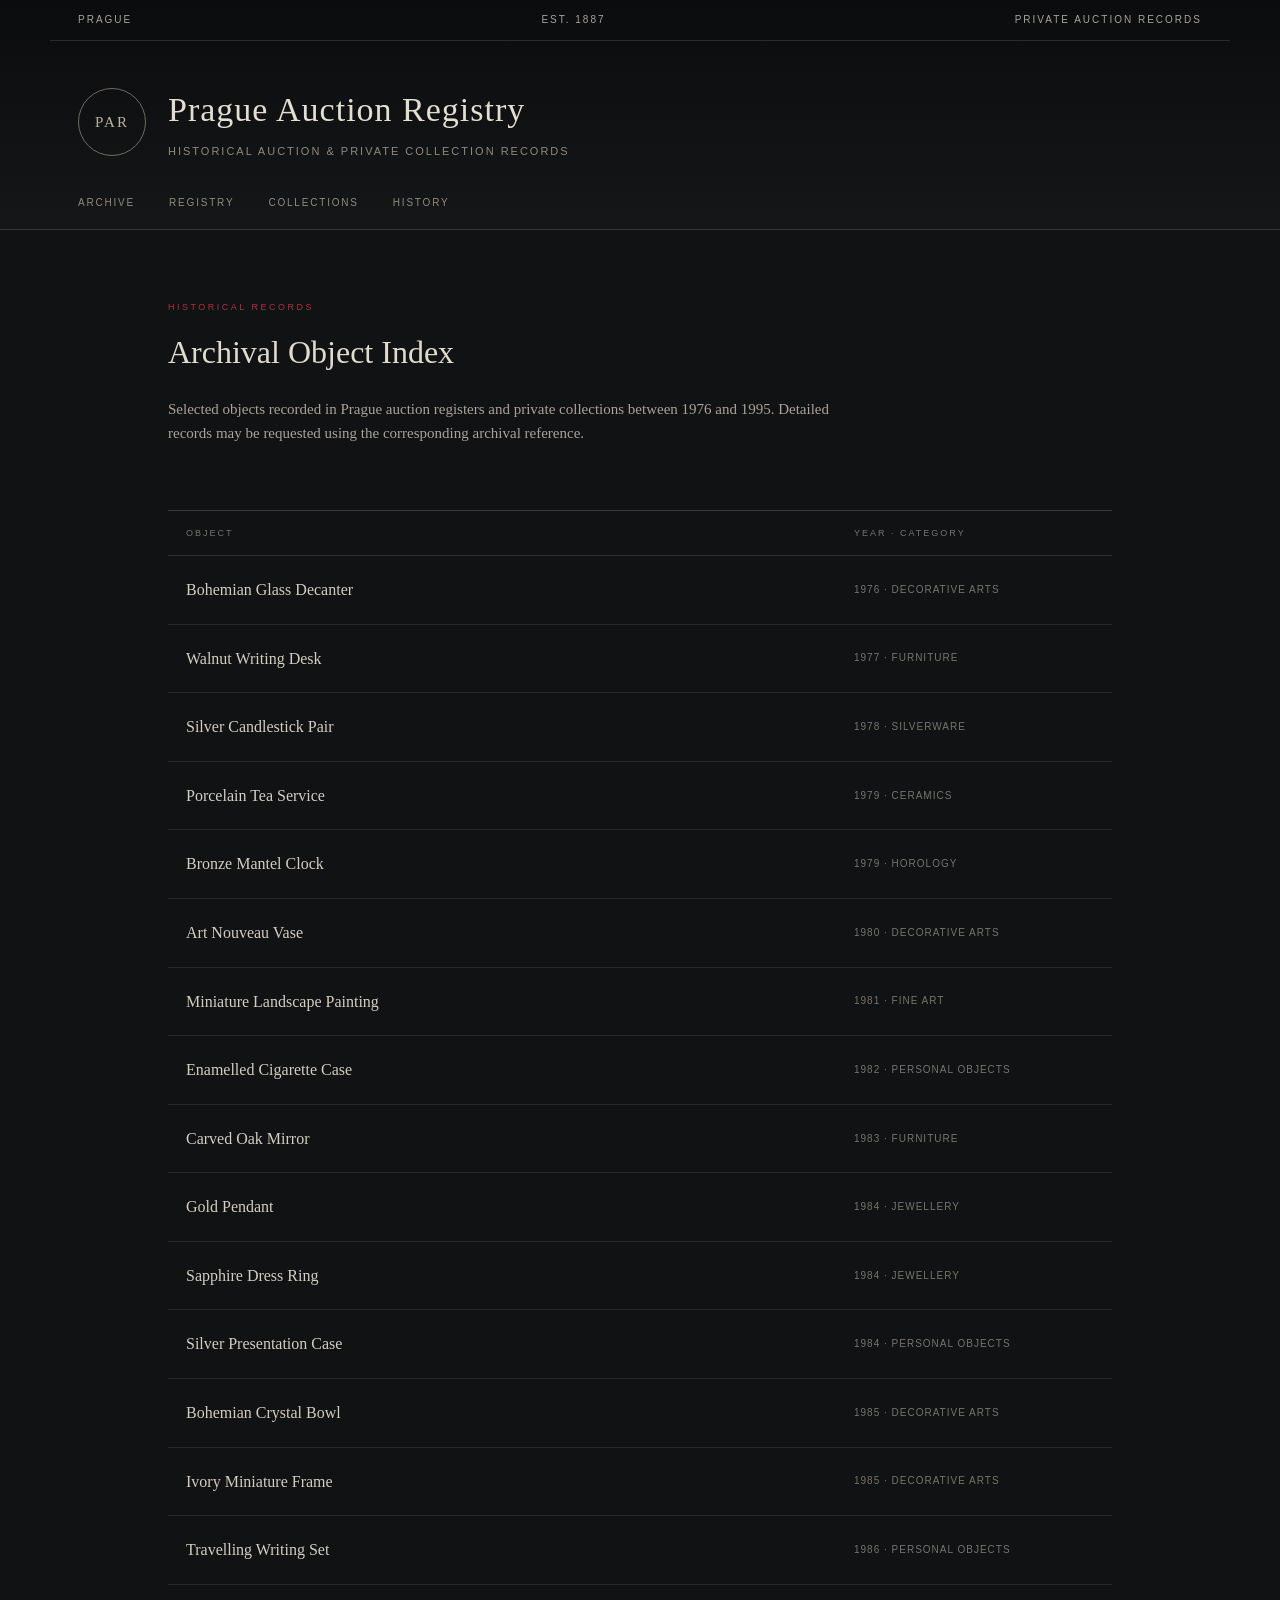
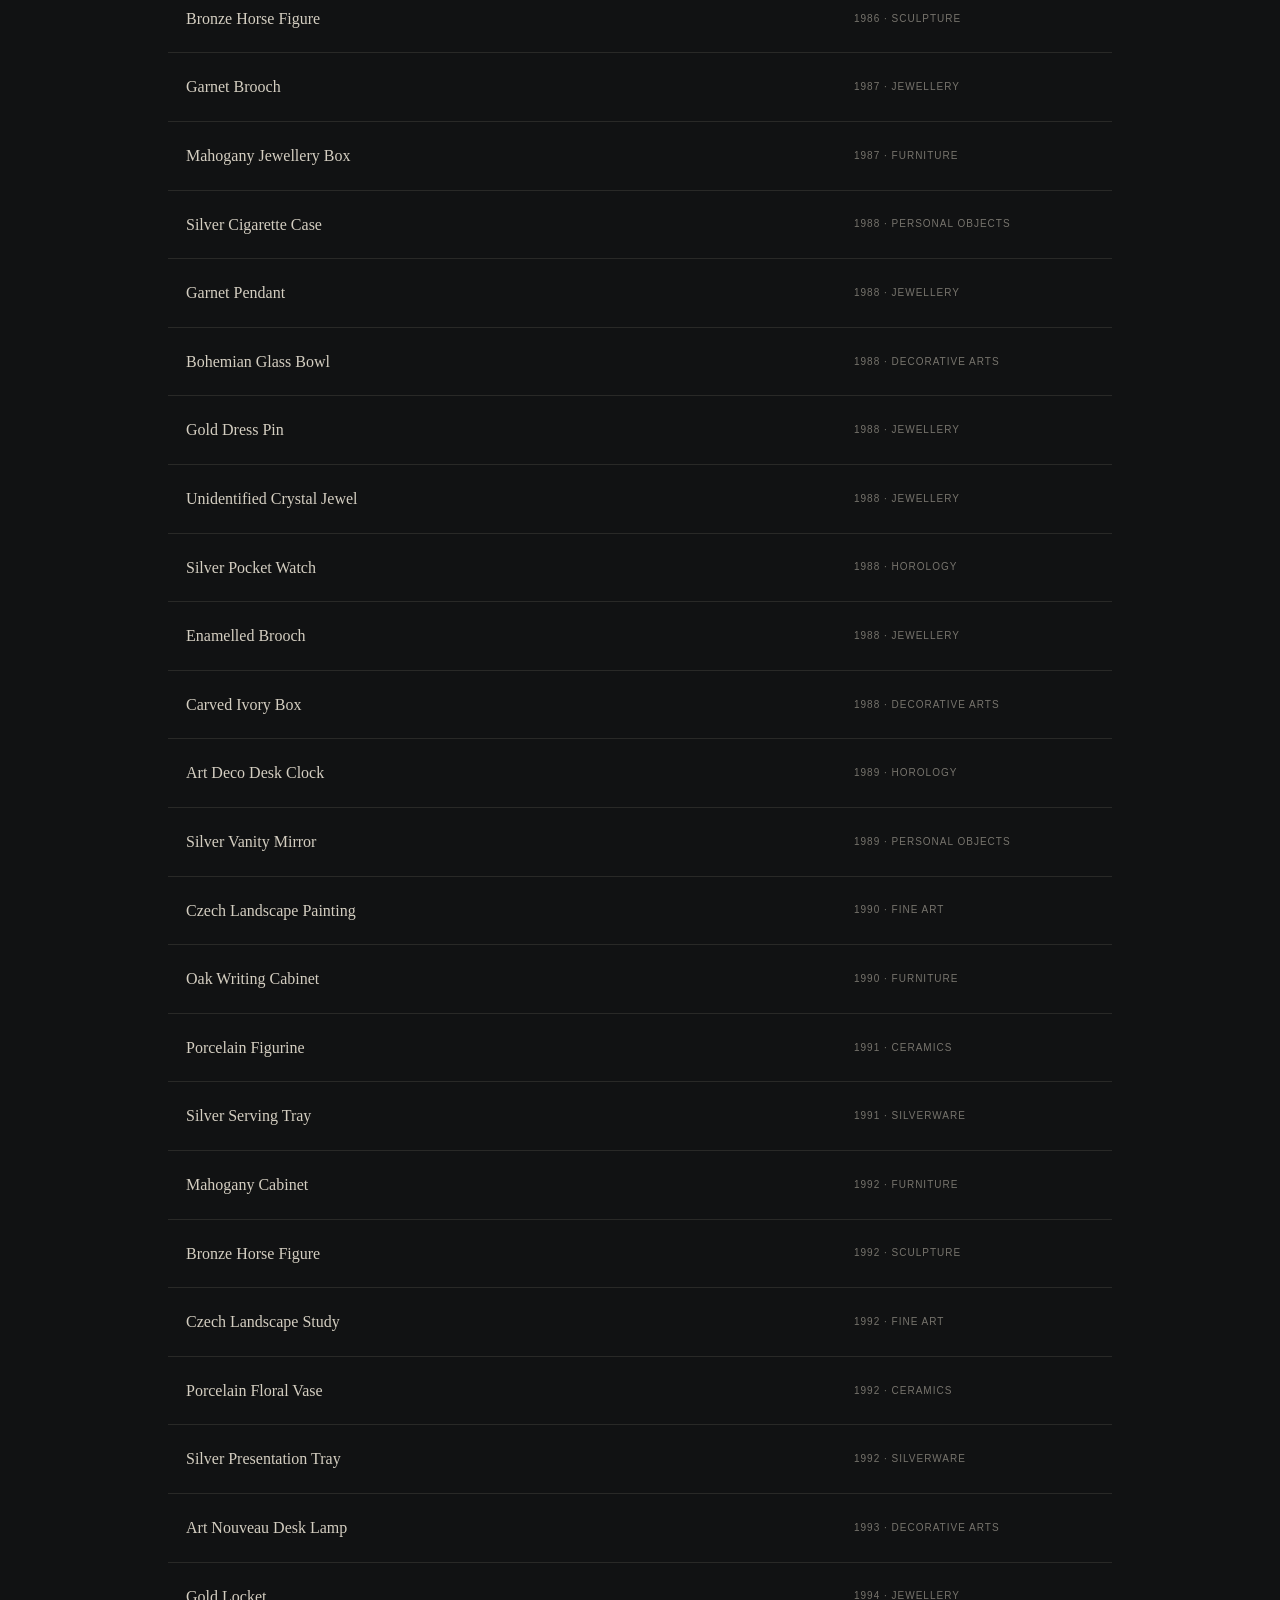
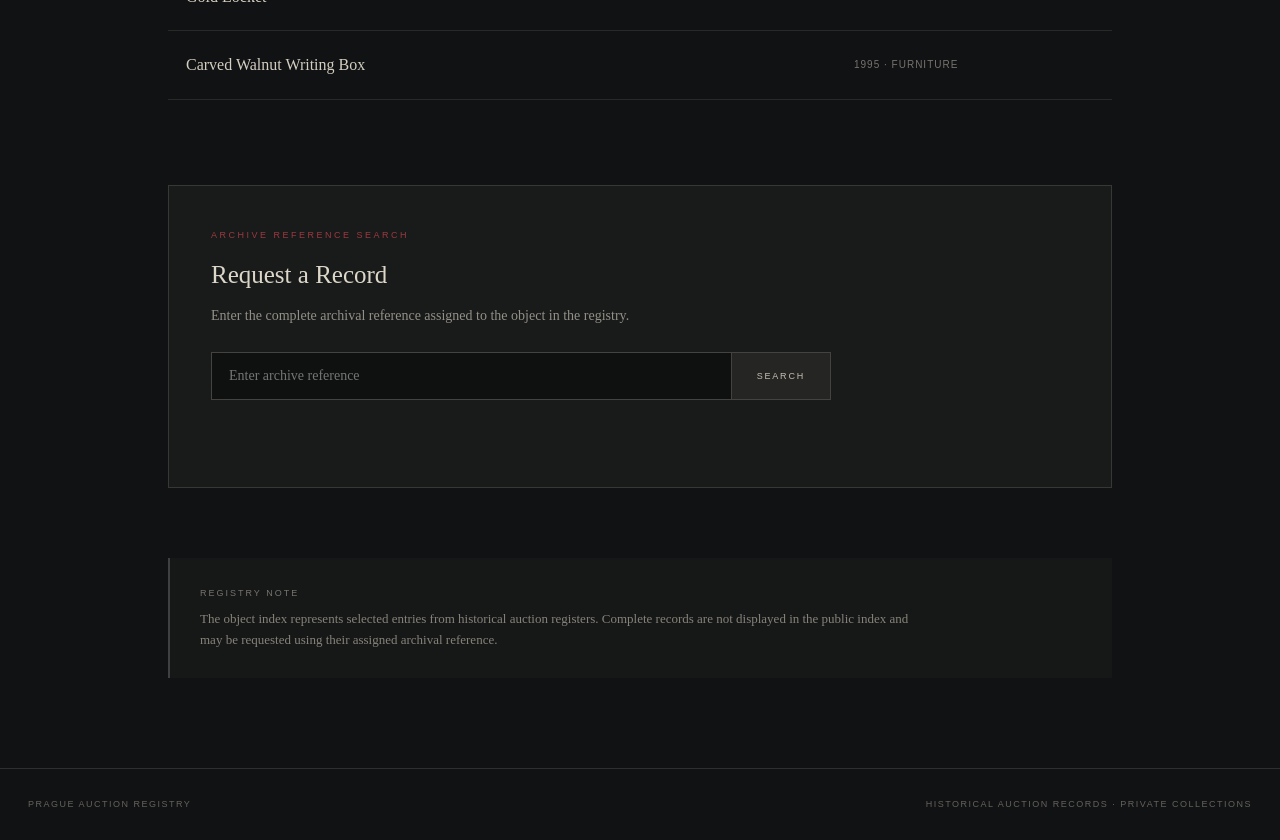
<file: index.html>
<!DOCTYPE html>
<html lang="en">
<head>
    <meta charset="UTF-8">
    <meta name="viewport" content="width=device-width, initial-scale=1.0">
    <title>Prague Auction Registry</title>
    <link rel="stylesheet" href="style.css">
</head>

<body>

<header class="site-header">

    <div class="header-strip">
        <span>PRAGUE</span>
        <span>EST. 1887</span>
        <span>PRIVATE AUCTION RECORDS</span>
    </div>

    <div class="header-main">

        <div class="registry-mark">
            <div class="mark-circle">PAR</div>
        </div>

        <div class="title-block">
            <h1>Prague Auction Registry</h1>
            <p>Historical Auction &amp; Private Collection Records</p>
        </div>

    </div>

    <nav class="main-nav">
        <a href="index.html">ARCHIVE</a>
        <a href="#">REGISTRY</a>
        <a href="#">COLLECTIONS</a>
        <a href="#">HISTORY</a>
    </nav>

</header>


<main>

    <section class="intro">

        <div class="section-label">
            HISTORICAL RECORDS
        </div>

        <h2>Archival Object Index</h2>

        <p>
            Selected objects recorded in Prague auction registers
            and private collections between 1976 and 1995.
            Detailed records may be requested using the
            corresponding archival reference.
        </p>

    </section>


    <section class="index-section">

        <div class="section-heading">
            <span>OBJECT</span>
            <span>YEAR · CATEGORY</span>
        </div>


        <!-- 1976 -->

        <div class="object-entry" onclick="showObject('1')">
            <div class="object-name">
                Bohemian Glass Decanter
            </div>
            <div class="object-meta">
                1976 · Decorative Arts
            </div>
        </div>


        <!-- 1977 -->

        <div class="object-entry" onclick="showObject('2')">
            <div class="object-name">
                Walnut Writing Desk
            </div>
            <div class="object-meta">
                1977 · Furniture
            </div>
        </div>


        <!-- 1978 -->

        <div class="object-entry" onclick="showObject('3')">
            <div class="object-name">
                Silver Candlestick Pair
            </div>
            <div class="object-meta">
                1978 · Silverware
            </div>
        </div>


        <!-- 1979 -->

        <div class="object-entry" onclick="showObject('4')">
            <div class="object-name">
                Porcelain Tea Service
            </div>
            <div class="object-meta">
                1979 · Ceramics
            </div>
        </div>

        <div class="object-entry" onclick="showObject('5')">
            <div class="object-name">
                Bronze Mantel Clock
            </div>
            <div class="object-meta">
                1979 · Horology
            </div>
        </div>


        <!-- 1980 -->

        <div class="object-entry" onclick="showObject('6')">
            <div class="object-name">
                Art Nouveau Vase
            </div>
            <div class="object-meta">
                1980 · Decorative Arts
            </div>
        </div>


        <!-- 1981 -->

        <div class="object-entry" onclick="showObject('7')">
            <div class="object-name">
                Miniature Landscape Painting
            </div>
            <div class="object-meta">
                1981 · Fine Art
            </div>
        </div>


        <!-- 1982 -->

        <div class="object-entry" onclick="showObject('8')">
            <div class="object-name">
                Enamelled Cigarette Case
            </div>
            <div class="object-meta">
                1982 · Personal Objects
            </div>
        </div>


        <!-- 1983 -->

        <div class="object-entry" onclick="showObject('9')">
            <div class="object-name">
                Carved Oak Mirror
            </div>
            <div class="object-meta">
                1983 · Furniture
            </div>
        </div>


        <!-- 1984 -->

        <div class="object-entry" onclick="showObject('10')">
            <div class="object-name">
                Gold Pendant
            </div>
            <div class="object-meta">
                1984 · Jewellery
            </div>
        </div>

        <div class="object-entry" onclick="showObject('11')">
            <div class="object-name">
                Sapphire Dress Ring
            </div>
            <div class="object-meta">
                1984 · Jewellery
            </div>
        </div>

        <div class="object-entry" onclick="showObject('12')">
            <div class="object-name">
                Silver Presentation Case
            </div>
            <div class="object-meta">
                1984 · Personal Objects
            </div>
        </div>


        <!-- 1985 -->

        <div class="object-entry" onclick="showObject('13')">
            <div class="object-name">
                Bohemian Crystal Bowl
            </div>
            <div class="object-meta">
                1985 · Decorative Arts
            </div>
        </div>

        <div class="object-entry" onclick="showObject('14')">
            <div class="object-name">
                Ivory Miniature Frame
            </div>
            <div class="object-meta">
                1985 · Decorative Arts
            </div>
        </div>


        <!-- 1986 -->

        <div class="object-entry" onclick="showObject('15')">
            <div class="object-name">
                Travelling Writing Set
            </div>
            <div class="object-meta">
                1986 · Personal Objects
            </div>
        </div>

        <div class="object-entry" onclick="showObject('16')">
            <div class="object-name">
                Bronze Horse Figure
            </div>
            <div class="object-meta">
                1986 · Sculpture
            </div>
        </div>


        <!-- 1987 -->

        <div class="object-entry" onclick="showObject('17')">
            <div class="object-name">
                Garnet Brooch
            </div>
            <div class="object-meta">
                1987 · Jewellery
            </div>
        </div>

        <div class="object-entry" onclick="showObject('18')">
            <div class="object-name">
                Mahogany Jewellery Box
            </div>
            <div class="object-meta">
                1987 · Furniture
            </div>
        </div>


        <!-- 1988 -->

        <div class="object-entry" onclick="showObject('19')">
            <div class="object-name">
                Silver Cigarette Case
            </div>
            <div class="object-meta">
                1988 · Personal Objects
            </div>
        </div>

        <div class="object-entry" onclick="showObject('20')">
            <div class="object-name">
                Garnet Pendant
            </div>
            <div class="object-meta">
                1988 · Jewellery
            </div>
        </div>

        <div class="object-entry" onclick="showObject('21')">
            <div class="object-name">
                Bohemian Glass Bowl
            </div>
            <div class="object-meta">
                1988 · Decorative Arts
            </div>
        </div>

        <div class="object-entry" onclick="showObject('22')">
            <div class="object-name">
                Gold Dress Pin
            </div>
            <div class="object-meta">
                1988 · Jewellery
            </div>
        </div>

        <div class="object-entry" onclick="showObject('23')">
            <div class="object-name">
                Unidentified Crystal Jewel
            </div>
            <div class="object-meta">
                1988 · Jewellery
            </div>
        </div>

        <div class="object-entry" onclick="showObject('24')">
            <div class="object-name">
                Silver Pocket Watch
            </div>
            <div class="object-meta">
                1988 · Horology
            </div>
        </div>

        <div class="object-entry" onclick="showObject('25')">
            <div class="object-name">
                Enamelled Brooch
            </div>
            <div class="object-meta">
                1988 · Jewellery
            </div>
        </div>

        <div class="object-entry" onclick="showObject('26')">
            <div class="object-name">
                Carved Ivory Box
            </div>
            <div class="object-meta">
                1988 · Decorative Arts
            </div>
        </div>


        <!-- 1989 -->

        <div class="object-entry" onclick="showObject('27')">
            <div class="object-name">
                Art Deco Desk Clock
            </div>
            <div class="object-meta">
                1989 · Horology
            </div>
        </div>

        <div class="object-entry" onclick="showObject('28')">
            <div class="object-name">
                Silver Vanity Mirror
            </div>
            <div class="object-meta">
                1989 · Personal Objects
            </div>
        </div>


        <!-- 1990 -->

        <div class="object-entry" onclick="showObject('29')">
            <div class="object-name">
                Czech Landscape Painting
            </div>
            <div class="object-meta">
                1990 · Fine Art
            </div>
        </div>

        <div class="object-entry" onclick="showObject('30')">
            <div class="object-name">
                Oak Writing Cabinet
            </div>
            <div class="object-meta">
                1990 · Furniture
            </div>
        </div>


        <!-- 1991 -->

        <div class="object-entry" onclick="showObject('31')">
            <div class="object-name">
                Porcelain Figurine
            </div>
            <div class="object-meta">
                1991 · Ceramics
            </div>
        </div>

        <div class="object-entry" onclick="showObject('32')">
            <div class="object-name">
                Silver Serving Tray
            </div>
            <div class="object-meta">
                1991 · Silverware
            </div>
        </div>


        <!-- 1992 -->

        <div class="object-entry" onclick="showObject('33')">
            <div class="object-name">
                Mahogany Cabinet
            </div>
            <div class="object-meta">
                1992 · Furniture
            </div>
        </div>

        <div class="object-entry" onclick="showObject('34')">
            <div class="object-name">
                Bronze Horse Figure
            </div>
            <div class="object-meta">
                1992 · Sculpture
            </div>
        </div>

        <div class="object-entry" onclick="showObject('35')">
            <div class="object-name">
                Czech Landscape Study
            </div>
            <div class="object-meta">
                1992 · Fine Art
            </div>
        </div>

        <div class="object-entry" onclick="showObject('36')">
            <div class="object-name">
                Porcelain Floral Vase
            </div>
            <div class="object-meta">
                1992 · Ceramics
            </div>
        </div>

        <div class="object-entry" onclick="showObject('37')">
            <div class="object-name">
                Silver Presentation Tray
            </div>
            <div class="object-meta">
                1992 · Silverware
            </div>
        </div>


        <!-- 1993 -->

        <div class="object-entry" onclick="showObject('38')">
            <div class="object-name">
                Art Nouveau Desk Lamp
            </div>
            <div class="object-meta">
                1993 · Decorative Arts
            </div>
        </div>


        <!-- 1994 -->

        <div class="object-entry" onclick="showObject('39')">
            <div class="object-name">
                Gold Locket
            </div>
            <div class="object-meta">
                1994 · Jewellery
            </div>
        </div>


        <!-- 1995 -->

        <div class="object-entry" onclick="showObject('40')">
            <div class="object-name">
                Carved Walnut Writing Box
            </div>
            <div class="object-meta">
                1995 · Furniture
            </div>
        </div>

    </section>


    <!-- OBJECT DETAIL PANEL -->

    <section id="objectPanel" class="object-panel">

        <button class="close-panel" onclick="closeObject()">
            ×
        </button>

        <div class="section-label">
            OBJECT INDEX ENTRY
        </div>

        <h2 id="panelName"></h2>

        <div class="panel-details">

            <p>
                <span>YEAR</span>
                <strong id="panelYear"></strong>
            </p>

            <p>
                <span>CATEGORY</span>
                <strong id="panelCategory"></strong>
            </p>

            <p>
                <span>AUCTION</span>
                <strong id="panelAuction"></strong>
            </p>

            <p>
                <span>FOLIO</span>
                <strong id="panelFolio"></strong>
            </p>

        </div>

        <p class="panel-note">
            Full archival record available by reference search only.
        </p>

    </section>


    <!-- SEARCH -->

    <section class="reference-search">

        <div class="section-label">
            ARCHIVE REFERENCE SEARCH
        </div>

        <h2>Request a Record</h2>

        <p>
            Enter the complete archival reference assigned to
            the object in the registry.
        </p>

        <div class="search-box">

            <input
                type="text"
                id="referenceInput"
                placeholder="Enter archive reference"
            >

            <button onclick="searchReference()">
                SEARCH
            </button>

        </div>

        <p id="referenceMessage" class="search-message"></p>

    </section>


    <section class="archive-note">

        <div class="note-label">
            REGISTRY NOTE
        </div>

        <p>
            The object index represents selected entries from
            historical auction registers. Complete records are
            not displayed in the public index and may be requested
            using their assigned archival reference.
        </p>

    </section>

</main>


<footer>

    <div>
        PRAGUE AUCTION REGISTRY
    </div>

    <div>
        HISTORICAL AUCTION RECORDS · PRIVATE COLLECTIONS
    </div>

</footer>


<script>

const objects = {

    "1": {
        name: "Bohemian Glass Decanter",
        year: "1976",
        category: "Decorative Arts",
        auction: "Spring Decorative Arts Register",
        folio: "014"
    },

    "2": {
        name: "Walnut Writing Desk",
        year: "1977",
        category: "Furniture",
        auction: "Winter Private Holdings",
        folio: "021"
    },

    "3": {
        name: "Silver Candlestick Pair",
        year: "1978",
        category: "Silverware",
        auction: "Spring Household Collection",
        folio: "033"
    },

    "4": {
        name: "Porcelain Tea Service",
        year: "1979",
        category: "Ceramics",
        auction: "Spring Decorative Arts Auction",
        folio: "041"
    },

    "5": {
        name: "Bronze Mantel Clock",
        year: "1979",
        category: "Horology",
        auction: "Spring Decorative Arts Auction",
        folio: "047"
    },

    "6": {
        name: "Art Nouveau Vase",
        year: "1980",
        category: "Decorative Arts",
        auction: "Annual Decorative Register",
        folio: "052"
    },

    "7": {
        name: "Miniature Landscape Painting",
        year: "1981",
        category: "Fine Art",
        auction: "Private Art Holdings",
        folio: "061"
    },

    "8": {
        name: "Enamelled Cigarette Case",
        year: "1982",
        category: "Personal Objects",
        auction: "Autumn Private Collection",
        folio: "074"
    },

    "9": {
        name: "Carved Oak Mirror",
        year: "1983",
        category: "Furniture",
        auction: "Estate Decorative Collection",
        folio: "081"
    },

    "10": {
        name: "Gold Pendant",
        year: "1984",
        category: "Jewellery",
        auction: "Private Estates Collection",
        folio: "052"
    },

    "11": {
        name: "Sapphire Dress Ring",
        year: "1984",
        category: "Jewellery",
        auction: "Private Estates Collection",
        folio: "055"
    },

    "12": {
        name: "Silver Presentation Case",
        year: "1984",
        category: "Personal Objects",
        auction: "Private Estates Collection",
        folio: "066"
    },

    "13": {
        name: "Bohemian Crystal Bowl",
        year: "1985",
        category: "Decorative Arts",
        auction: "Spring Decorative Collection",
        folio: "072"
    },

    "14": {
        name: "Ivory Miniature Frame",
        year: "1985",
        category: "Decorative Arts",
        auction: "Spring Decorative Collection",
        folio: "078"
    },

    "15": {
        name: "Travelling Writing Set",
        year: "1986",
        category: "Personal Objects",
        auction: "Private Travelling Collection",
        folio: "084"
    },

    "16": {
        name: "Bronze Horse Figure",
        year: "1986",
        category: "Sculpture",
        auction: "European Sculpture Register",
        folio: "091"
    },

    "17": {
        name: "Garnet Brooch",
        year: "1987",
        category: "Jewellery",
        auction: "Autumn Jewellery Collection",
        folio: "097"
    },

    "18": {
        name: "Mahogany Jewellery Box",
        year: "1987",
        category: "Furniture",
        auction: "Autumn Private Holdings",
        folio: "103"
    },

    "19": {
        name: "Silver Cigarette Case",
        year: "1988",
        category: "Personal Objects",
        auction: "Autumn Auction · Prague",
        folio: "068"
    },

    "20": {
        name: "Garnet Pendant",
        year: "1988",
        category: "Jewellery",
        auction: "Autumn Auction · Prague",
        folio: "070"
    },

    "21": {
        name: "Bohemian Glass Bowl",
        year: "1988",
        category: "Decorative Arts",
        auction: "Autumn Auction · Prague",
        folio: "071"
    },

    "22": {
        name: "Gold Dress Pin",
        year: "1988",
        category: "Jewellery",
        auction: "Autumn Auction · Prague",
        folio: "072"
    },

    "23": {
        name: "Unidentified Crystal Jewel",
        year: "1988",
        category: "Jewellery",
        auction: "Autumn Auction · Prague",
        folio: "073"
    },

    "24": {
        name: "Silver Pocket Watch",
        year: "1988",
        category: "Horology",
        auction: "Autumn Auction · Prague",
        folio: "074"
    },

    "25": {
        name: "Enamelled Brooch",
        year: "1988",
        category: "Jewellery",
        auction: "Autumn Auction · Prague",
        folio: "076"
    },

    "26": {
        name: "Carved Ivory Box",
        year: "1988",
        category: "Decorative Arts",
        auction: "Autumn Auction · Prague",
        folio: "078"
    },

    "27": {
        name: "Art Deco Desk Clock",
        year: "1989",
        category: "Horology",
        auction: "Spring Private Collection",
        folio: "084"
    },

    "28": {
        name: "Silver Vanity Mirror",
        year: "1989",
        category: "Personal Objects",
        auction: "Spring Private Collection",
        folio: "091"
    },

    "29": {
        name: "Czech Landscape Painting",
        year: "1990",
        category: "Fine Art",
        auction: "European Art Register",
        folio: "097"
    },

    "30": {
        name: "Oak Writing Cabinet",
        year: "1990",
        category: "Furniture",
        auction: "European Estates Collection",
        folio: "104"
    },

    "31": {
        name: "Porcelain Figurine",
        year: "1991",
        category: "Ceramics",
        auction: "Winter Antiquities Register",
        folio: "112"
    },

    "32": {
        name: "Silver Serving Tray",
        year: "1991",
        category: "Silverware",
        auction: "Winter Antiquities Register",
        folio: "118"
    },

    "33": {
        name: "Mahogany Cabinet",
        year: "1992",
        category: "Furniture",
        auction: "Winter Antiquities Register",
        folio: "081"
    },

    "34": {
        name: "Bronze Horse Figure",
        year: "1992",
        category: "Sculpture",
        auction: "Winter Antiquities Register",
        folio: "087"
    },

    "35": {
        name: "Czech Landscape Study",
        year: "1992",
        category: "Fine Art",
        auction: "Winter Antiquities Register",
        folio: "090"
    },

    "36": {
        name: "Porcelain Floral Vase",
        year: "1992",
        category: "Ceramics",
        auction: "Winter Antiquities Register",
        folio: "093"
    },

    "37": {
        name: "Silver Presentation Tray",
        year: "1992",
        category: "Silverware",
        auction: "Winter Antiquities Register",
        folio: "096"
    },

    "38": {
        name: "Art Nouveau Desk Lamp",
        year: "1993",
        category: "Decorative Arts",
        auction: "Spring Decorative Collection",
        folio: "104"
    },

    "39": {
        name: "Gold Locket",
        year: "1994",
        category: "Jewellery",
        auction: "Private Jewellery Register",
        folio: "117"
    },

    "40": {
        name: "Carved Walnut Writing Box",
        year: "1995",
        category: "Furniture",
        auction: "Private Estates Collection",
        folio: "124"
    }

};


function showObject(id) {

    const object = objects[id];

    document.getElementById("panelName").textContent =
        object.name;

    document.getElementById("panelYear").textContent =
        object.year;

    document.getElementById("panelCategory").textContent =
        object.category;

    document.getElementById("panelAuction").textContent =
        object.auction;

    document.getElementById("panelFolio").textContent =
        object.folio;

    document.getElementById("objectPanel").classList.add("visible");

    document.getElementById("objectPanel")
        .scrollIntoView({
            behavior: "smooth",
            block: "center"
        });
}


function closeObject() {

    document
        .getElementById("objectPanel")
        .classList.remove("visible");

}


function searchReference() {

    const input = document
        .getElementById("referenceInput")
        .value
        .trim()
        .toUpperCase();

    const message =
        document.getElementById("referenceMessage");

    if (!input) {

        message.textContent =
            "Please enter an archive reference.";

        return;
    }

    if (input === "PAR-1988-073") {

        window.location.href =
            "record-1988.html";

    } else {

        window.location.href =
            "records.html?ref=" +
            encodeURIComponent(input);

    }

}

</script>

</body>
</html>
</file>
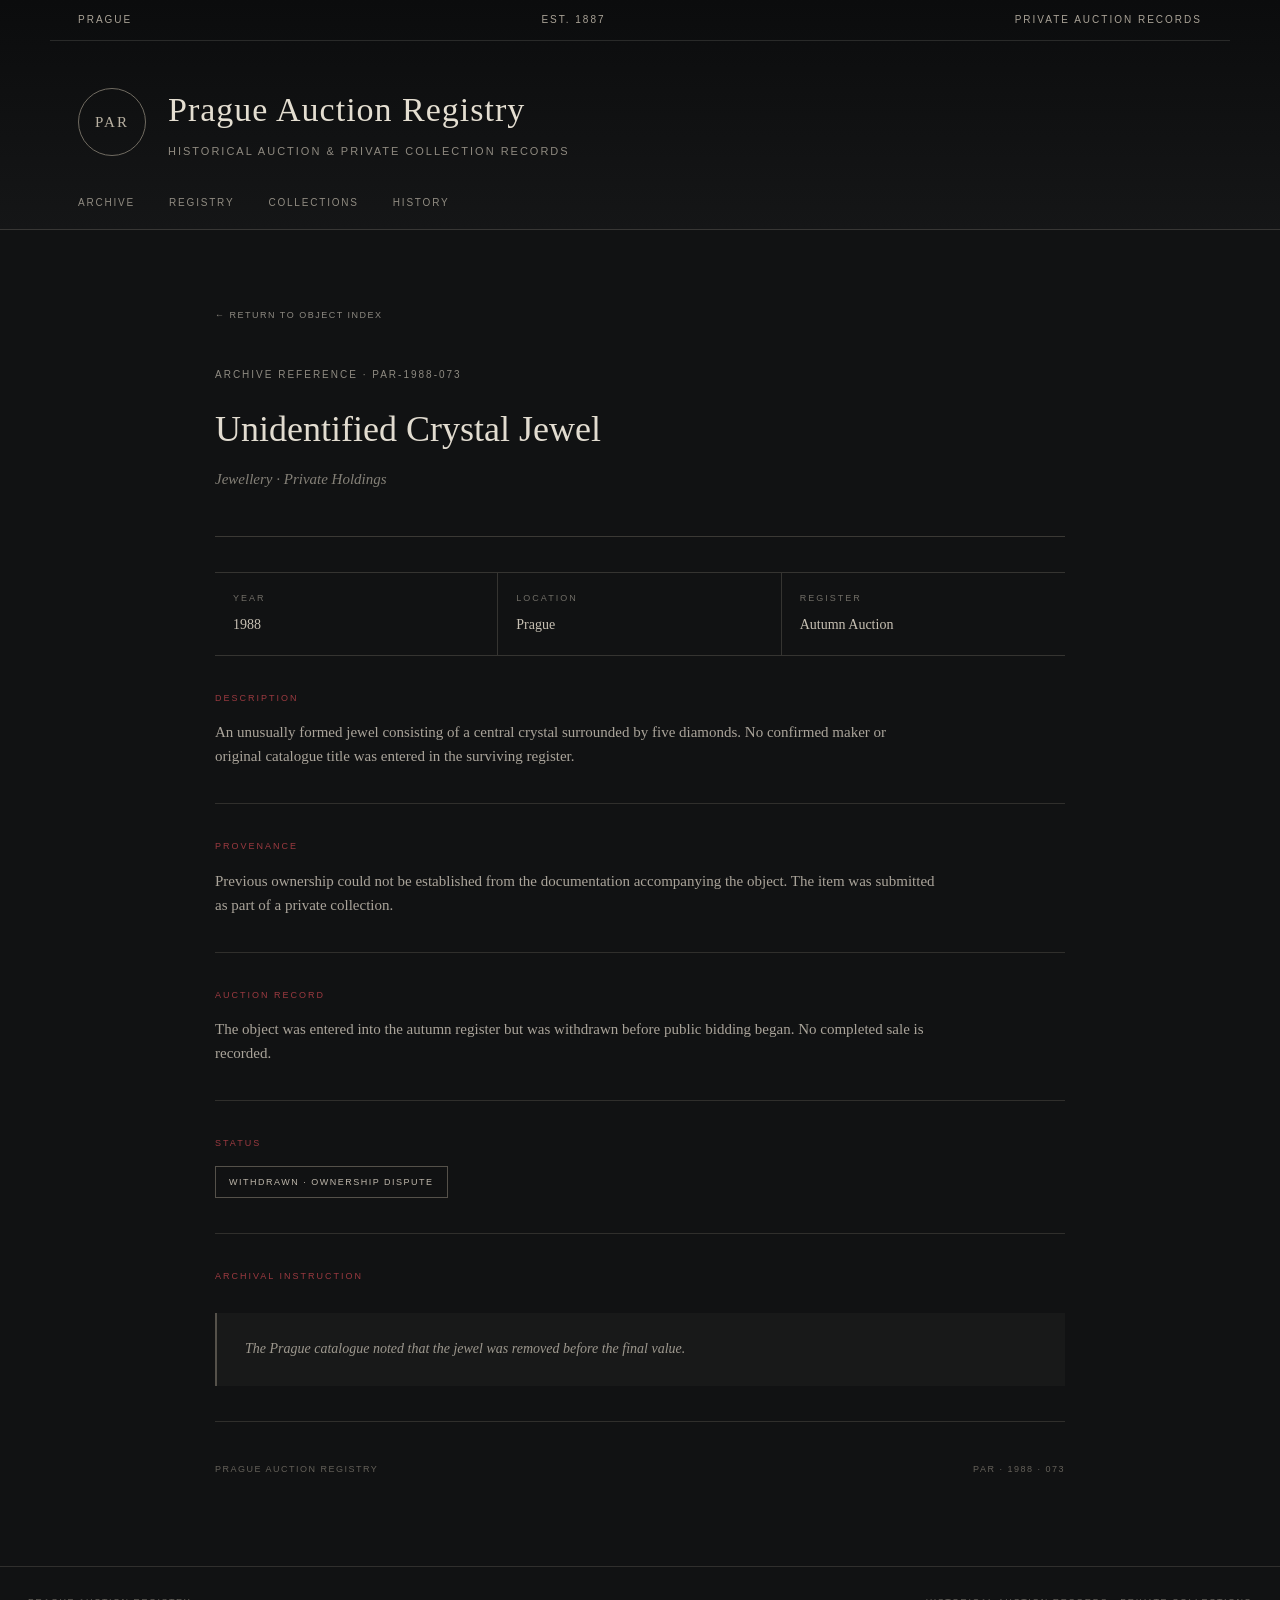
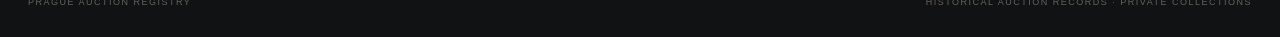
<file: record-1988.html>
<!DOCTYPE html>
<html lang="en">
<head>
    <meta charset="UTF-8">
    <meta name="viewport" content="width=device-width, initial-scale=1.0">

    <title>PAR-1988-073 · Prague Auction Registry</title>

    <link rel="stylesheet" href="style.css">

    <style>

        .record-page {
            max-width: 850px;
            margin: auto;
        }

        .record-header {
            padding-bottom: 30px;
            border-bottom: 1px solid #3b3935;
        }

        .record-reference {
            font-family: Arial, sans-serif;
            font-size: 10px;
            letter-spacing: 2px;
            color: #8f8b82;
            margin-bottom: 18px;
        }

        .record-title {
            margin: 0;
            font-size: 36px;
            font-weight: normal;
            color: #e2dcd0;
        }

        .record-subtitle {
            margin-top: 8px;
            font-size: 15px;
            font-style: italic;
            color: #858178;
        }

        .record-meta {
            margin-top: 35px;
            display: grid;
            grid-template-columns: repeat(3, 1fr);
            border-top: 1px solid #353431;
            border-bottom: 1px solid #353431;
        }

        .meta-item {
            padding: 18px;
            border-right: 1px solid #353431;
        }

        .meta-item:last-child {
            border-right: none;
        }

        .meta-label {
            display: block;
            margin-bottom: 6px;
            font-family: Arial, sans-serif;
            font-size: 9px;
            letter-spacing: 2px;
            text-transform: uppercase;
            color: #706d66;
        }

        .meta-value {
            font-size: 14px;
            color: #c7c0b3;
        }

        .record-section {
            padding: 35px 0;
            border-bottom: 1px solid #302f2c;
        }

        .record-section h3 {
            margin: 0 0 15px;
            font-family: Arial, sans-serif;
            font-size: 9px;
            letter-spacing: 2px;
            text-transform: uppercase;
            font-weight: normal;
            color: #9b3a40;
        }

        .record-section p {
            margin: 0;
            max-width: 720px;
            font-size: 15px;
            color: #aaa49a;
        }

        .status {
            display: inline-block;
            padding: 8px 13px;
            border: 1px solid #55514a;
            font-family: Arial, sans-serif;
            font-size: 9px;
            letter-spacing: 1.5px;
            text-transform: uppercase;
            color: #bdb6aa;
        }

        .archival-note {
            margin-top: 30px;
            padding: 25px 28px;
            background: #181919;
            border-left: 2px solid #55514a;
        }

        .archival-note p {
            font-size: 14px;
            font-style: italic;
            color: #9d988e;
        }

        .reverse-notice {
            margin-top: 28px;
            padding: 20px;
            border: 1px solid #393733;
            background: #141515;
            text-align: center;
        }

        .reverse-notice span {
            display: block;
            margin-bottom: 8px;
            font-family: Arial, sans-serif;
            font-size: 8px;
            letter-spacing: 2px;
            text-transform: uppercase;
            color: #6f6b63;
        }

        .reverse-notice strong {
            font-size: 14px;
            font-weight: normal;
            color: #c5beb1;
        }

        .record-footer {
            margin-top: 40px;
            display: flex;
            justify-content: space-between;
            font-family: Arial, sans-serif;
            font-size: 9px;
            letter-spacing: 1.5px;
            text-transform: uppercase;
            color: #65615a;
        }

        .back-link {
            display: inline-block;
            margin-bottom: 45px;
            color: #8d8981;
            font-family: Arial, sans-serif;
            font-size: 9px;
            letter-spacing: 1.5px;
            text-transform: uppercase;
            text-decoration: none;
        }

        .back-link:hover {
            color: #b43d43;
        }

        @media (max-width: 700px) {

            .record-title {
                font-size: 28px;
            }

            .record-meta {
                grid-template-columns: 1fr;
            }

            .meta-item {
                border-right: none;
                border-bottom: 1px solid #353431;
            }

            .meta-item:last-child {
                border-bottom: none;
            }

            .record-footer {
                flex-direction: column;
                gap: 8px;
            }

        }

    </style>

</head>


<body>


<header class="site-header">

    <div class="header-strip">
        <span>PRAGUE</span>
        <span>EST. 1887</span>
        <span>PRIVATE AUCTION RECORDS</span>
    </div>

    <div class="header-main">

        <div class="registry-mark">
            <div class="mark-circle">PAR</div>
        </div>

        <div class="title-block">
            <h1>Prague Auction Registry</h1>
            <p>Historical Auction &amp; Private Collection Records</p>
        </div>

    </div>

    <nav class="main-nav">
        <a href="index.html">ARCHIVE</a>
        <a href="#">REGISTRY</a>
        <a href="#">COLLECTIONS</a>
        <a href="#">HISTORY</a>
    </nav>

</header>


<main>


    <div class="record-page">

        <a href="index.html" class="back-link">
            ← RETURN TO OBJECT INDEX
        </a>


        <section class="record-header">

            <div class="record-reference">
                ARCHIVE REFERENCE · PAR-1988-073
            </div>

            <h2 class="record-title">
                Unidentified Crystal Jewel
            </h2>

            <p class="record-subtitle">
                Jewellery · Private Holdings
            </p>

        </section>


        <section class="record-meta">

            <div class="meta-item">

                <span class="meta-label">
                    Year
                </span>

                <span class="meta-value">
                    1988
                </span>

            </div>


            <div class="meta-item">

                <span class="meta-label">
                    Location
                </span>

                <span class="meta-value">
                    Prague
                </span>

            </div>


            <div class="meta-item">

                <span class="meta-label">
                    Register
                </span>

                <span class="meta-value">
                    Autumn Auction
                </span>

            </div>

        </section>


        <section class="record-section">

            <h3>
                Description
            </h3>

            <p>
                An unusually formed jewel consisting of a central
                crystal surrounded by five diamonds. No confirmed
                maker or original catalogue title was entered in
                the surviving register.
            </p>

        </section>


        <section class="record-section">

            <h3>
                Provenance
            </h3>

            <p>
                Previous ownership could not be established from
                the documentation accompanying the object.
                The item was submitted as part of a private
                collection.
            </p>

        </section>


        <section class="record-section">

            <h3>
                Auction Record
            </h3>

            <p>
                The object was entered into the autumn register
                but was withdrawn before public bidding began.
                No completed sale is recorded.
            </p>

        </section>


        <section class="record-section">

            <h3>
                Status
            </h3>

            <span class="status">
                Withdrawn · Ownership Dispute
            </span>

        </section>


       


        <section class="record-section">

            <h3>
                Archival Instruction
            </h3>

            <div class="archival-note">

                <p>
                    <em>The Prague catalogue noted that the jewel was
                    removed before the final value.</em>
                </p>

            </div>

        </section>


        <div class="record-footer">

            <span>
                Prague Auction Registry
            </span>

            <span>
                PAR · 1988 · 073
            </span>

        </div>

    </div>


</main>


<footer>

    <div>
        PRAGUE AUCTION REGISTRY
    </div>

    <div>
        HISTORICAL AUCTION RECORDS · PRIVATE COLLECTIONS
    </div>

</footer>


</body>
</html>
</file>
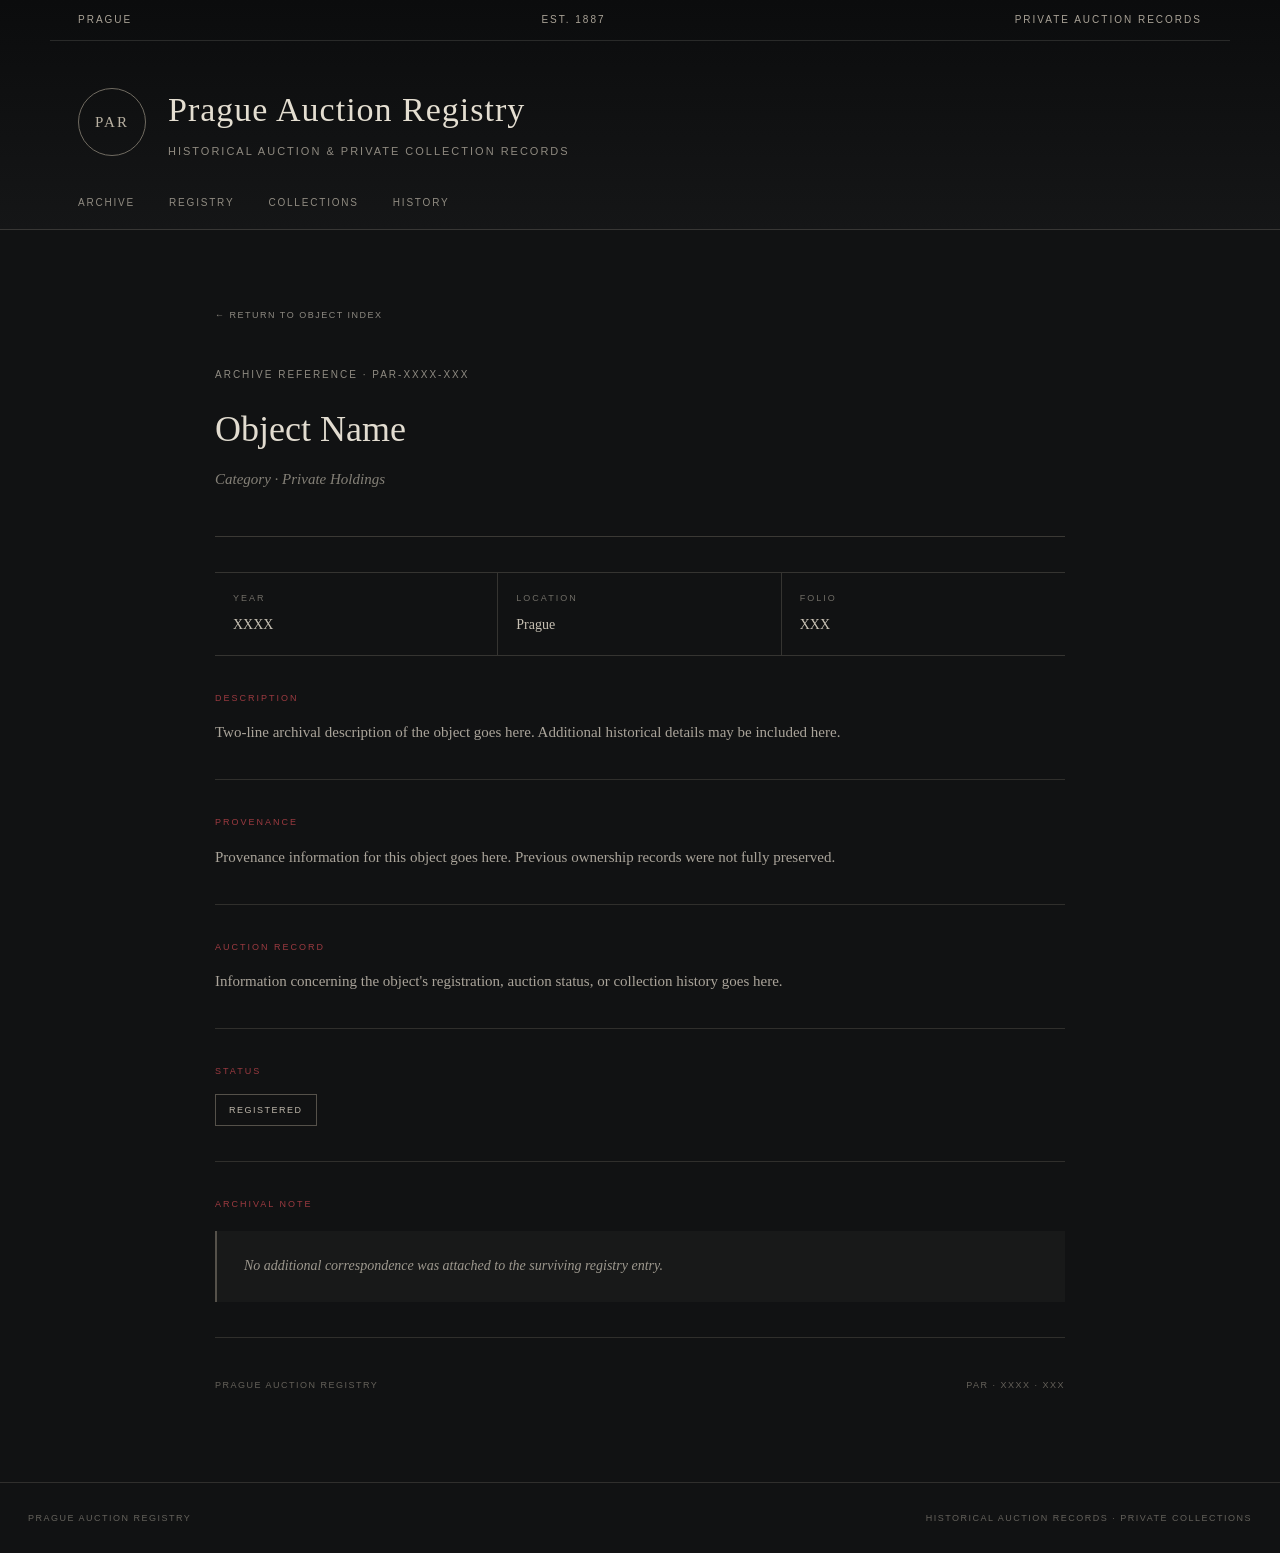
<file: record-template.html>
<!DOCTYPE html>
<html lang="en">
<head>
    <meta charset="UTF-8">
    <meta name="viewport" content="width=device-width, initial-scale=1.0">

    <title>Archive Record · Prague Auction Registry</title>

    <link rel="stylesheet" href="style.css">

    <style>

        .record-page {
            max-width: 850px;
            margin: auto;
        }

        .back-link {
            display: inline-block;
            margin-bottom: 45px;

            color: #8d8981;
            text-decoration: none;

            font-family: Arial, sans-serif;
            font-size: 9px;
            letter-spacing: 1.5px;
            text-transform: uppercase;
        }

        .back-link:hover {
            color: #b43d43;
        }

        .record-header {
            padding-bottom: 30px;
            border-bottom: 1px solid #3b3935;
        }

        .record-reference {
            margin-bottom: 18px;

            font-family: Arial, sans-serif;
            font-size: 10px;
            letter-spacing: 2px;

            color: #8f8b82;
        }

        .record-title {
            margin: 0;

            font-size: 36px;
            font-weight: normal;

            color: #e2dcd0;
        }

        .record-subtitle {
            margin-top: 8px;

            font-size: 15px;
            font-style: italic;

            color: #858178;
        }

        .record-meta {
            margin-top: 35px;

            display: grid;
            grid-template-columns: repeat(3, 1fr);

            border-top: 1px solid #353431;
            border-bottom: 1px solid #353431;
        }

        .meta-item {
            padding: 18px;

            border-right: 1px solid #353431;
        }

        .meta-item:last-child {
            border-right: none;
        }

        .meta-label {
            display: block;

            margin-bottom: 6px;

            font-family: Arial, sans-serif;
            font-size: 9px;
            letter-spacing: 2px;
            text-transform: uppercase;

            color: #706d66;
        }

        .meta-value {
            font-size: 14px;
            color: #c7c0b3;
        }

        .record-section {
            padding: 35px 0;

            border-bottom: 1px solid #302f2c;
        }

        .record-section h3 {
            margin: 0 0 15px;

            font-family: Arial, sans-serif;
            font-size: 9px;
            letter-spacing: 2px;
            text-transform: uppercase;

            font-weight: normal;

            color: #9b3a40;
        }

        .record-section p {
            margin: 0;

            max-width: 720px;

            font-size: 15px;

            color: #aaa49a;
        }

        .status {
            display: inline-block;

            padding: 8px 13px;

            border: 1px solid #55514a;

            font-family: Arial, sans-serif;
            font-size: 9px;
            letter-spacing: 1.5px;
            text-transform: uppercase;

            color: #bdb6aa;
        }

        .archival-note {
            margin-top: 20px;

            padding: 24px 27px;

            background: #181919;

            border-left: 2px solid #55514a;
        }

        .archival-note p {
            font-size: 14px;
            font-style: italic;

            color: #9d988e;
        }

        .record-footer {
            margin-top: 40px;

            display: flex;
            justify-content: space-between;

            font-family: Arial, sans-serif;
            font-size: 9px;
            letter-spacing: 1.5px;
            text-transform: uppercase;

            color: #65615a;
        }

        @media (max-width: 700px) {

            .record-title {
                font-size: 28px;
            }

            .record-meta {
                grid-template-columns: 1fr;
            }

            .meta-item {
                border-right: none;
                border-bottom: 1px solid #353431;
            }

            .meta-item:last-child {
                border-bottom: none;
            }

            .record-footer {
                flex-direction: column;
                gap: 8px;
            }

        }

    </style>
</head>


<body>

<header class="site-header">

    <div class="header-strip">
        <span>PRAGUE</span>
        <span>EST. 1887</span>
        <span>PRIVATE AUCTION RECORDS</span>
    </div>

    <div class="header-main">

        <div class="registry-mark">
            <div class="mark-circle">PAR</div>
        </div>

        <div class="title-block">
            <h1>Prague Auction Registry</h1>
            <p>Historical Auction &amp; Private Collection Records</p>
        </div>

    </div>

    <nav class="main-nav">
        <a href="index.html">ARCHIVE</a>
        <a href="#">REGISTRY</a>
        <a href="#">COLLECTIONS</a>
        <a href="#">HISTORY</a>
    </nav>

</header>


<main>

    <div class="record-page">

        <a href="index.html" class="back-link">
            ← RETURN TO OBJECT INDEX
        </a>


        <section class="record-header">

            <div class="record-reference">
                ARCHIVE REFERENCE · PAR-XXXX-XXX
            </div>

            <h2 class="record-title">
                Object Name
            </h2>

            <p class="record-subtitle">
                Category · Private Holdings
            </p>

        </section>


        <section class="record-meta">

            <div class="meta-item">

                <span class="meta-label">
                    Year
                </span>

                <span class="meta-value">
                    XXXX
                </span>

            </div>


            <div class="meta-item">

                <span class="meta-label">
                    Location
                </span>

                <span class="meta-value">
                    Prague
                </span>

            </div>


            <div class="meta-item">

                <span class="meta-label">
                    Folio
                </span>

                <span class="meta-value">
                    XXX
                </span>

            </div>

        </section>


        <section class="record-section">

            <h3>
                Description
            </h3>

            <p>
                Two-line archival description of the object goes here.
                Additional historical details may be included here.
            </p>

        </section>


        <section class="record-section">

            <h3>
                Provenance
            </h3>

            <p>
                Provenance information for this object goes here.
                Previous ownership records were not fully preserved.
            </p>

        </section>


        <section class="record-section">

            <h3>
                Auction Record
            </h3>

            <p>
                Information concerning the object's registration,
                auction status, or collection history goes here.
            </p>

        </section>


        <section class="record-section">

            <h3>
                Status
            </h3>

            <span class="status">
                REGISTERED
            </span>

        </section>


        <section class="record-section">

            <h3>
                Archival Note
            </h3>

            <div class="archival-note">

                <p>
                    No additional correspondence was attached
                    to the surviving registry entry.
                </p>

            </div>

        </section>


        <div class="record-footer">

            <span>
                Prague Auction Registry
            </span>

            <span>
                PAR · XXXX · XXX
            </span>

        </div>

    </div>

</main>


<footer>

    <div>
        PRAGUE AUCTION REGISTRY
    </div>

    <div>
        HISTORICAL AUCTION RECORDS · PRIVATE COLLECTIONS
    </div>

</footer>

</body>
</html>
</file>
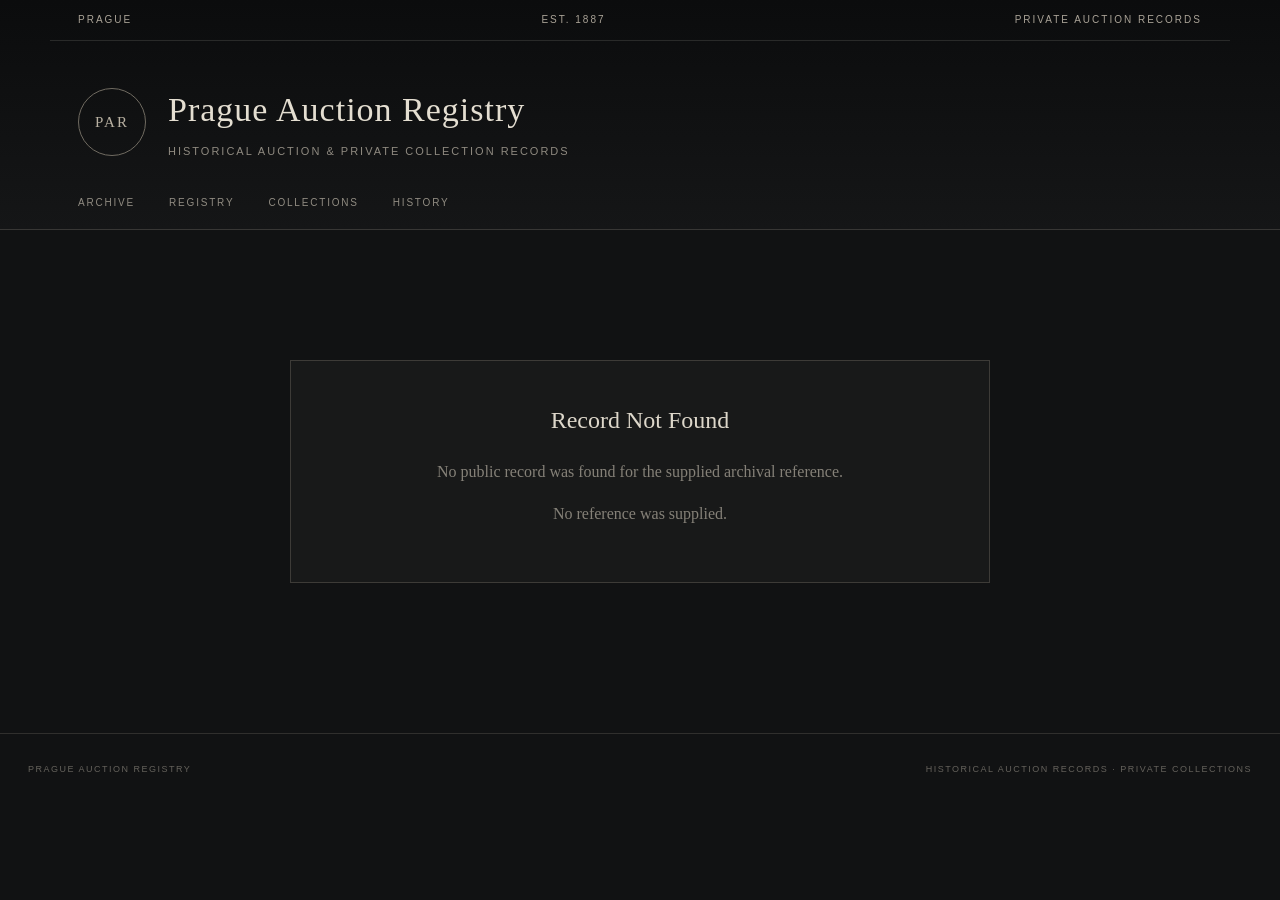
<file: records.html>
<!DOCTYPE html>
<html lang="en">
<head>
    <meta charset="UTF-8">
    <meta name="viewport" content="width=device-width, initial-scale=1.0">

    <title>Archive Record · Prague Auction Registry</title>

    <link rel="stylesheet" href="style.css">

    <style>
        .record-page {
            max-width: 850px;
            margin: auto;
        }

        .back-link {
            display: inline-block;
            margin-bottom: 45px;
            color: #8d8981;
            text-decoration: none;
            font-family: Arial, sans-serif;
            font-size: 9px;
            letter-spacing: 1.5px;
            text-transform: uppercase;
        }

        .back-link:hover {
            color: #b43d43;
        }

        .record-header {
            padding-bottom: 30px;
            border-bottom: 1px solid #3b3935;
        }

        .record-reference {
            margin-bottom: 18px;
            font-family: Arial, sans-serif;
            font-size: 10px;
            letter-spacing: 2px;
            color: #8f8b82;
        }

        .record-title {
            margin: 0;
            font-size: 36px;
            font-weight: normal;
            color: #e2dcd0;
        }

        .record-subtitle {
            margin-top: 8px;
            font-size: 15px;
            font-style: italic;
            color: #858178;
        }

        .record-meta {
            margin-top: 35px;
            display: grid;
            grid-template-columns: repeat(3, 1fr);
            border-top: 1px solid #353431;
            border-bottom: 1px solid #353431;
        }

        .meta-item {
            padding: 18px;
            border-right: 1px solid #353431;
        }

        .meta-item:last-child {
            border-right: none;
        }

        .meta-label {
            display: block;
            margin-bottom: 6px;
            font-family: Arial, sans-serif;
            font-size: 9px;
            letter-spacing: 2px;
            text-transform: uppercase;
            color: #706d66;
        }

        .meta-value {
            font-size: 14px;
            color: #c7c0b3;
        }

        .record-section {
            padding: 35px 0;
            border-bottom: 1px solid #302f2c;
        }

        .record-section h3 {
            margin: 0 0 15px;
            font-family: Arial, sans-serif;
            font-size: 9px;
            letter-spacing: 2px;
            text-transform: uppercase;
            font-weight: normal;
            color: #9b3a40;
        }

        .record-section p {
            margin: 0;
            max-width: 720px;
            font-size: 15px;
            color: #aaa49a;
        }

        .status {
            display: inline-block;
            padding: 8px 13px;
            border: 1px solid #55514a;
            font-family: Arial, sans-serif;
            font-size: 9px;
            letter-spacing: 1.5px;
            text-transform: uppercase;
            color: #bdb6aa;
        }

        .archival-note {
            margin-top: 20px;
            padding: 24px 27px;
            background: #181919;
            border-left: 2px solid #55514a;
        }

        .archival-note p {
            font-size: 14px;
            font-style: italic;
            color: #9d988e;
        }

        .not-found {
            display: none;
            max-width: 700px;
            margin: 60px auto;
            padding: 40px;
            text-align: center;
            border: 1px solid #3d3b37;
            background: #181919;
        }

        .not-found h2 {
            margin-top: 0;
            font-weight: normal;
            color: #ddd7ca;
        }

        .not-found p {
            color: #858178;
        }

        .record-footer {
            margin-top: 40px;
            display: flex;
            justify-content: space-between;
            font-family: Arial, sans-serif;
            font-size: 9px;
            letter-spacing: 1.5px;
            text-transform: uppercase;
            color: #65615a;
        }

        @media (max-width: 700px) {

            .record-title {
                font-size: 28px;
            }

            .record-meta {
                grid-template-columns: 1fr;
            }

            .meta-item {
                border-right: none;
                border-bottom: 1px solid #353431;
            }

            .meta-item:last-child {
                border-bottom: none;
            }

            .record-footer {
                flex-direction: column;
                gap: 8px;
            }
        }
    </style>
</head>


<body>

<header class="site-header">

    <div class="header-strip">
        <span>PRAGUE</span>
        <span>EST. 1887</span>
        <span>PRIVATE AUCTION RECORDS</span>
    </div>

    <div class="header-main">

        <div class="registry-mark">
            <div class="mark-circle">PAR</div>
        </div>

        <div class="title-block">
            <h1>Prague Auction Registry</h1>
            <p>Historical Auction &amp; Private Collection Records</p>
        </div>

    </div>

    <nav class="main-nav">
        <a href="index.html">ARCHIVE</a>
        <a href="#">REGISTRY</a>
        <a href="#">COLLECTIONS</a>
        <a href="#">HISTORY</a>
    </nav>

</header>


<main>

    <div id="recordPage" class="record-page">

        <a href="index.html" class="back-link">
            ← RETURN TO OBJECT INDEX
        </a>

        <section class="record-header">

            <div id="reference" class="record-reference"></div>

            <h2 id="recordTitle" class="record-title"></h2>

            <p id="recordSubtitle" class="record-subtitle"></p>

        </section>


        <section class="record-meta">

            <div class="meta-item">

                <span class="meta-label">
                    Year
                </span>

                <span id="recordYear" class="meta-value"></span>

            </div>


            <div class="meta-item">

                <span class="meta-label">
                    Location
                </span>

                <span class="meta-value">
                    Prague
                </span>

            </div>


            <div class="meta-item">

                <span class="meta-label">
                    Folio
                </span>

                <span id="recordFolio" class="meta-value"></span>

            </div>

        </section>


        <section class="record-section">

            <h3>
                Description
            </h3>

            <p id="description"></p>

        </section>


        <section class="record-section">

            <h3>
                Provenance
            </h3>

            <p id="provenance"></p>

        </section>


        <section class="record-section">

            <h3>
                Auction Record
            </h3>

            <p id="auction"></p>

        </section>


        <section class="record-section">

            <h3>
                Status
            </h3>

            <span id="status" class="status"></span>

        </section>


        <section class="record-section">

            <h3>
                Archival Note
            </h3>

            <div class="archival-note">

                <p id="note"></p>

            </div>

        </section>


        <div class="record-footer">

            <span>
                Prague Auction Registry
            </span>

            <span id="footerReference"></span>

        </div>

    </div>


    <div id="notFound" class="not-found">

        <h2>Record Not Found</h2>

        <p>
            No public record was found for the supplied
            archival reference.
        </p>

        <p id="badReference"></p>

    </div>

</main>


<footer>

    <div>
        PRAGUE AUCTION REGISTRY
    </div>

    <div>
        HISTORICAL AUCTION RECORDS · PRIVATE COLLECTIONS
    </div>

</footer>


<script>

const records = {

    "PAR-1976-014": {
        name: "Bohemian Glass Decanter",
        category: "Decorative Arts",
        year: "1976",
        folio: "014",

        description:
            "Clear Bohemian glass decanter with geometric cut decoration. Entered from a private household collection in northern Prague.",

        provenance:
            "The object was submitted as part of a private household collection. Previous ownership records were not preserved with the surviving entry.",

        auction:
            "The decanter was entered into the spring decorative arts register. No subsequent alteration to the catalogue entry was recorded.",

        status:
            "REGISTERED",

        note:
            "No additional correspondence was attached to the surviving registry entry."
    },


    "PAR-1977-021": {
        name: "Walnut Writing Desk",
        category: "Furniture",
        year: "1977",
        folio: "021",

        description:
            "Compact walnut writing desk with two drawers and brass fittings. Surface shows minor wear consistent with regular domestic use.",

        provenance:
            "Submitted as part of a private residential collection. Earlier ownership documentation was not retained.",

        auction:
            "Entered into the winter private holdings register. No subsequent sale notation appears in the surviving record.",

        status:
            "REGISTERED",

        note:
            "The original catalogue photograph was not preserved."
    },


    "PAR-1978-033": {
        name: "Silver Candlestick Pair",
        category: "Silverware",
        year: "1978",
        folio: "033",

        description:
            "Matching silver candlesticks with weighted circular bases. Maker's mark is partially worn and could not be confirmed.",

        provenance:
            "Submitted from a domestic collection with incomplete ownership documentation.",

        auction:
            "Entered into the spring household collection register. No later amendment was recorded.",

        status:
            "REGISTERED",

        note:
            "Condition report remains attached to the original registry entry."
    },


    "PAR-1979-041": {
        name: "Porcelain Tea Service",
        category: "Ceramics",
        year: "1979",
        folio: "041",

        description:
            "Six-piece porcelain tea service decorated with blue floral motifs. Presented alongside several domestic objects from the same estate.",

        provenance:
            "Transferred from a private estate collection. The original household location was not recorded.",

        auction:
            "Entered into the spring decorative arts auction register.",

        status:
            "REGISTERED",

        note:
            "No additional correspondence was attached to the surviving entry."
    },


    "PAR-1979-047": {
        name: "Bronze Mantel Clock",
        category: "Horology",
        year: "1979",
        folio: "047",

        description:
            "Small bronze mantel clock with an enamelled clock face. Mechanism was recorded as functional during inspection.",

        provenance:
            "Submitted by a private collector with no complete ownership history.",

        auction:
            "Registered among European decorative objects during the spring auction season.",

        status:
            "REGISTERED",

        note:
            "The mechanism was not subsequently examined."
    },


    "PAR-1980-052": {
        name: "Art Nouveau Vase",
        category: "Decorative Arts",
        year: "1980",
        folio: "052",

        description:
            "Tall decorative vase with flowing floral ornamentation. Surface carries minor age-related patina.",

        provenance:
            "Private collection. Previous owner was not identified in the surviving register.",

        auction:
            "Entered into the annual decorative arts register.",

        status:
            "REGISTERED",

        note:
            "No maker attribution was recorded."
    },


    "PAR-1981-061": {
        name: "Miniature Landscape Painting",
        category: "Fine Art",
        year: "1981",
        folio: "061",

        description:
            "Small framed landscape depicting a wooded hillside and distant village. Artist attribution was not established in the surviving paperwork.",

        provenance:
            "Acquired from a private European collection. Earlier provenance documentation was incomplete.",

        auction:
            "Entered into the private art holdings register.",

        status:
            "REGISTERED",

        note:
            "The artist attribution remains unresolved."
    },


    "PAR-1982-074": {
        name: "Enamelled Cigarette Case",
        category: "Personal Objects",
        year: "1982",
        folio: "074",

        description:
            "Rectangular silver case with dark enamel decoration. Interior bears initials belonging to an unidentified former owner.",

        provenance:
            "Submitted with a group of personal effects from a private estate.",

        auction:
            "Entered into the autumn private collection register.",

        status:
            "REGISTERED",

        note:
            "The initials were not matched to any registry entry."
    },


    "PAR-1983-081": {
        name: "Carved Oak Mirror",
        category: "Furniture",
        year: "1983",
        folio: "081",

        description:
            "Carved oak wall mirror with a restrained floral border. Registered as part of a private domestic collection.",

        provenance:
            "Estate documentation identifies the object as a household furnishing.",

        auction:
            "Entered into the estate decorative collection register.",

        status:
            "REGISTERED",

        note:
            "No restoration history was supplied."
    },


    "PAR-1984-052": {
        name: "Gold Pendant",
        category: "Jewellery",
        year: "1984",
        folio: "052",

        description:
            "Small gold pendant with a simple oval setting. Weight and metal purity were recorded during registration.",

        provenance:
            "Submitted from a private jewellery collection. Earlier ownership was not established.",

        auction:
            "Entered into the private estates collection.",

        status:
            "REGISTERED",

        note:
            "No maker's mark was recorded."
    },


    "PAR-1984-055": {
        name: "Sapphire Dress Ring",
        category: "Jewellery",
        year: "1984",
        folio: "055",

        description:
            "Blue sapphire mounted in a narrow gold setting. Accompanying paperwork contains no confirmed maker's name.",

        provenance:
            "Submitted with jewellery from a privately held estate.",

        auction:
            "Entered into the private estates collection register.",

        status:
            "REGISTERED",

        note:
            "The accompanying paperwork was retained with the original entry."
    },


    "PAR-1984-066": {
        name: "Silver Presentation Case",
        category: "Personal Objects",
        year: "1984",
        folio: "066",

        description:
            "Rectangular silver case with a hinged lid and engraved initials. Original recipient of the object remains unidentified.",

        provenance:
            "Transferred from a private estate collection.",

        auction:
            "Entered into the private estates register.",

        status:
            "REGISTERED",

        note:
            "Engraved initials remain unidentified."
    },


    "PAR-1985-072": {
        name: "Bohemian Crystal Bowl",
        category: "Decorative Arts",
        year: "1985",
        folio: "072",

        description:
            "Wide crystal bowl with cut geometric decoration around the rim. Registered without a confirmed designer attribution.",

        provenance:
            "Submitted from a private decorative arts collection.",

        auction:
            "Entered into the spring decorative collection register.",

        status:
            "REGISTERED",

        note:
            "No catalogue photograph survives."
    },


    "PAR-1985-078": {
        name: "Ivory Miniature Frame",
        category: "Decorative Arts",
        year: "1985",
        folio: "078",

        description:
            "Small carved frame intended to hold a miniature portrait. The original portrait was not present when the object was registered.",

        provenance:
            "Private decorative collection with incomplete documentation.",

        auction:
            "Entered into the spring decorative collection register.",

        status:
            "REGISTERED",

        note:
            "The frame was registered without its original contents."
    },


    "PAR-1986-084": {
        name: "Travelling Writing Set",
        category: "Personal Objects",
        year: "1986",
        folio: "084",

        description:
            "Compact writing set containing an ink container and folding accessories. Leather case shows moderate signs of age.",

        provenance:
            "Submitted from a private travelling collection.",

        auction:
            "Entered into the private travelling collection register.",

        status:
            "REGISTERED",

        note:
            "No correspondence accompanied the entry."
    },


    "PAR-1986-091": {
        name: "Bronze Horse Figure",
        category: "Sculpture",
        year: "1986",
        folio: "091",

        description:
            "Small cast-bronze figure depicting a standing horse. Sculpture was registered without an identified artist.",

        provenance:
            "Private sculpture collection. Previous ownership history remains incomplete.",

        auction:
            "Entered into the European sculpture register.",

        status:
            "REGISTERED",

        note:
            "Artist attribution was left blank in the original entry."
    },


    "PAR-1987-097": {
        name: "Garnet Brooch",
        category: "Jewellery",
        year: "1987",
        folio: "097",

        description:
            "Decorative brooch set with several small garnets. Fastening mechanism was noted as intact at the time of inspection.",

        provenance:
            "Submitted as part of a private jewellery collection.",

        auction:
            "Entered into the autumn jewellery collection register.",

        status:
            "REGISTERED",

        note:
            "No previous catalogue reference was located."
    },


    "PAR-1987-103": {
        name: "Mahogany Jewellery Box",
        category: "Furniture",
        year: "1987",
        folio: "103",

        description:
            "Mahogany box with a fitted interior and brass key escutcheon. No jewellery was recorded as accompanying the box.",

        provenance:
            "Submitted from a private household estate.",

        auction:
            "Entered into the autumn private holdings register.",

        status:
            "REGISTERED",

        note:
            "The original key was retained with the object."
    },


    "PAR-1988-068": {
        name: "Silver Cigarette Case",
        category: "Personal Objects",
        year: "1988",
        folio: "068",

        description:
            "Silver cigarette case with a lightly engraved exterior. Registered among personal effects from a private collection.",

        provenance:
            "Submitted as part of a private collection of personal objects.",

        auction:
            "Entered into the autumn auction register.",

        status:
            "REGISTERED",

        note:
            "No additional provenance material was attached."
    },


    "PAR-1988-070": {
        name: "Garnet Pendant",
        category: "Jewellery",
        year: "1988",
        folio: "070",

        description:
            "Pendant featuring a deep red garnet in a simple metal setting. Previous ownership could not be established from the register.",

        provenance:
            "Private jewellery collection with incomplete ownership records.",

        auction:
            "Entered into the autumn auction register.",

        status:
            "REGISTERED",

        note:
            "No maker attribution was recorded."
    },


    "PAR-1988-071": {
        name: "Bohemian Glass Bowl",
        category: "Decorative Arts",
        year: "1988",
        folio: "071",

        description:
            "Shallow glass bowl with a faceted decorative rim. Object was entered without an attributed maker.",

        provenance:
            "Submitted from a private decorative arts collection.",

        auction:
            "Entered into the autumn auction register.",

        status:
            "REGISTERED",

        note:
            "The object was recorded without a catalogue illustration."
    },


    "PAR-1988-072": {
        name: "Gold Dress Pin",
        category: "Jewellery",
        year: "1988",
        folio: "072",

        description:
            "Small gold dress pin with a plain circular head. Condition was described as good with minor surface wear.",

        provenance:
            "Submitted with personal jewellery from a private estate.",

        auction:
            "Entered into the autumn auction register.",

        status:
            "REGISTERED",

        note:
            "No inscription was found during registration."
    },


    "PAR-1988-074": {
        name: "Silver Pocket Watch",
        category: "Horology",
        year: "1988",
        folio: "074",

        description:
            "Silver pocket watch with a white dial and engraved case back. Movement was not examined during the initial registration.",

        provenance:
            "Submitted from a private collection of personal effects.",

        auction:
            "Entered into the autumn auction register.",

        status:
            "REGISTERED",

        note:
            "Mechanical condition was not assessed."
    },


    "PAR-1988-076": {
        name: "Enamelled Brooch",
        category: "Jewellery",
        year: "1988",
        folio: "076",

        description:
            "Small enamelled brooch featuring a muted floral design. The original fastening remains attached.",

        provenance:
            "Private jewellery collection. Previous ownership documentation was incomplete.",

        auction:
            "Entered into the autumn auction register.",

        status:
            "REGISTERED",

        note:
            "No maker's mark was identified."
    },


    "PAR-1988-078": {
        name: "Carved Ivory Box",
        category: "Decorative Arts",
        year: "1988",
        folio: "078",

        description:
            "Small carved box decorated with geometric border patterns. Provenance documentation accompanying the object was incomplete.",

        provenance:
            "Submitted from a private decorative collection.",

        auction:
            "Entered into the autumn auction register.",

        status:
            "REGISTERED",

        note:
            "The original contents of the box were not recorded."
    },


    "PAR-1989-084": {
        name: "Art Deco Desk Clock",
        category: "Horology",
        year: "1989",
        folio: "084",

        description:
            "Rectangular desk clock with a stepped decorative case. Dial carries minor discoloration consistent with age.",

        provenance:
            "Private collection of European decorative objects.",

        auction:
            "Entered into the spring private collection register.",

        status:
            "REGISTERED",

        note:
            "The clock was not serviced during registration."
    },


    "PAR-1989-091": {
        name: "Silver Vanity Mirror",
        category: "Personal Objects",
        year: "1989",
        folio: "091",

        description:
            "Hand mirror with a silver frame and plain rear surface. Registered among personal accessories from a private estate.",

        provenance:
            "Submitted from a private estate collection.",

        auction:
            "Entered into the spring private collection register.",

        status:
            "REGISTERED",

        note:
            "No inscription was found on the frame."
    },


    "PAR-1990-097": {
        name: "Czech Landscape Painting",
        category: "Fine Art",
        year: "1990",
        folio: "097",

        description:
            "Framed landscape depicting a rural scene beneath an overcast sky. Artist attribution remains uncertain.",

        provenance:
            "Submitted from a private European art collection.",

        auction:
            "Entered into the European art register.",

        status:
            "REGISTERED",

        note:
            "Attribution remains unresolved."
    },


    "PAR-1990-104": {
        name: "Oak Writing Cabinet",
        category: "Furniture",
        year: "1990",
        folio: "104",

        description:
            "Tall oak cabinet with fitted writing compartments. Several internal fittings show signs of previous repair.",

        provenance:
            "Private household collection.",

        auction:
            "Entered into the European estates collection.",

        status:
            "REGISTERED",

        note:
            "Repair history was not documented."
    },


    "PAR-1991-112": {
        name: "Porcelain Figurine",
        category: "Ceramics",
        year: "1991",
        folio: "112",

        description:
            "Small porcelain figure depicting a standing female subject. Manufacturer's mark is partially obscured beneath the base.",

        provenance:
            "Submitted from a private ceramics collection.",

        auction:
            "Entered into the winter antiquities register.",

        status:
            "REGISTERED",

        note:
            "Manufacturer could not be conclusively identified."
    },


    "PAR-1991-118": {
        name: "Silver Serving Tray",
        category: "Silverware",
        year: "1991",
        folio: "118",

        description:
            "Oval silver tray with a raised border and simple handles. Surface displays light scratching from previous domestic use.",

        provenance:
            "Private household collection.",

        auction:
            "Entered into the winter antiquities register.",

        status:
            "REGISTERED",

        note:
            "No inscription identifying the original owner was found."
    },


    "PAR-1992-081": {
        name: "Mahogany Cabinet",
        category: "Furniture",
        year: "1992",
        folio: "081",

        description:
            "Medium-sized mahogany cabinet with two lower compartments. Original key was included with the object at registration.",

        provenance:
            "Submitted from a private estate collection.",

        auction:
            "Entered into the winter antiquities register.",

        status:
            "REGISTERED",

        note:
            "No restoration documents were supplied."
    },


    "PAR-1992-087": {
        name: "Bronze Horse Figure",
        category: "Sculpture",
        year: "1992",
        folio: "087",

        description:
            "Cast-bronze horse figure mounted on a rectangular base. Surface patina was left untreated during cataloguing.",

        provenance:
            "Private sculpture collection.",

        auction:
            "Entered into the winter antiquities register.",

        status:
            "REGISTERED",

        note:
            "No artist attribution was established."
    },


    "PAR-1992-090": {
        name: "Czech Landscape Study",
        category: "Fine Art",
        year: "1992",
        folio: "090",

        description:
            "Small landscape study showing a rural road and distant hills. The artist's signature could not be conclusively identified.",

        provenance:
            "Submitted from a private art collection.",

        auction:
            "Entered into the winter antiquities register.",

        status:
            "REGISTERED",

        note:
            "Signature remains unresolved."
    },


    "PAR-1992-093": {
        name: "Porcelain Floral Vase",
        category: "Ceramics",
        year: "1992",
        folio: "093",

        description:
            "Narrow porcelain vase decorated with hand-painted flowers. Minor wear was noted around the lower rim.",

        provenance:
            "Private ceramics collection.",

        auction:
            "Entered into the winter antiquities register.",

        status:
            "REGISTERED",

        note:
            "No manufacturer attribution was recorded."
    },


    "PAR-1992-096": {
        name: "Silver Presentation Tray",
        category: "Silverware",
        year: "1992",
        folio: "096",

        description:
            "Rectangular silver tray with engraved decorative edging. No inscription identifying the original recipient was found.",

        provenance:
            "Submitted from a private household estate.",

        auction:
            "Entered into the winter antiquities register.",

        status:
            "REGISTERED",

        note:
            "No further correspondence accompanied the entry."
    },


    "PAR-1993-104": {
        name: "Art Nouveau Desk Lamp",
        category: "Decorative Arts",
        year: "1993",
        folio: "104",

        description:
            "Decorative desk lamp with a curved metal stem and glass shade. Electrical fittings were not tested during registration.",

        provenance:
            "Submitted from a private decorative arts collection.",

        auction:
            "Entered into the spring decorative collection register.",

        status:
            "REGISTERED",

        note:
            "Electrical condition was not assessed."
    },


    "PAR-1994-117": {
        name: "Gold Locket",
        category: "Jewellery",
        year: "1994",
        folio: "117",

        description:
            "Small gold locket with a hinged front and plain exterior. Interior compartments were empty when the object was catalogued.",

        provenance:
            "Submitted from a private jewellery collection.",

        auction:
            "Entered into the private jewellery register.",

        status:
            "REGISTERED",

        note:
            "No miniature or photograph was found inside."
    },


    "PAR-1995-124": {
        name: "Carved Walnut Writing Box",
        category: "Furniture",
        year: "1995",
        folio: "124",

        description:
            "Portable walnut writing box with several fitted compartments. Exterior carries minor scratches consistent with regular handling.",

        provenance:
            "Submitted from a private household collection.",

        auction:
            "Entered into the private estates collection.",

        status:
            "REGISTERED",

        note:
            "No additional provenance documentation accompanied the object."
    }

};


function loadRecord() {

    const params = new URLSearchParams(window.location.search);

    const reference = params
        .get("ref")
        ?.trim()
        .toUpperCase();

    const record = records[reference];


    if (!record) {

        document
            .getElementById("recordPage")
            .style.display = "none";

        document
            .getElementById("notFound")
            .style.display = "block";

        document
            .getElementById("badReference")
            .textContent =
                reference
                ? "Reference searched: " + reference
                : "No reference was supplied.";

        return;
    }


    document.getElementById("reference").textContent =
        "ARCHIVE REFERENCE · " + reference;

    document.getElementById("recordTitle").textContent =
        record.name;

    document.getElementById("recordSubtitle").textContent =
        record.category + " · Private Holdings";

    document.getElementById("recordYear").textContent =
        record.year;

    document.getElementById("recordFolio").textContent =
        record.folio;

    document.getElementById("description").textContent =
        record.description;

    document.getElementById("provenance").textContent =
        record.provenance;

    document.getElementById("auction").textContent =
        record.auction;

    document.getElementById("status").textContent =
        record.status;

    document.getElementById("note").textContent =
        record.note;

    document.getElementById("footerReference").textContent =
        "PAR · " + record.year + " · " + record.folio;

}


loadRecord();

</script>

</body>
</html>
</file>
<file: style.css>
/* =========================================
   PRAGUE AUCTION REGISTRY
   Historical Registry Aesthetic
   ========================================= */

* {
    box-sizing: border-box;
}

html {
    scroll-behavior: smooth;
}

body {
    margin: 0;
    background: #111213;
    color: #d8d2c5;
    font-family: Georgia, "Times New Roman", serif;
    line-height: 1.6;
}


/* =========================================
   HEADER
   ========================================= */

.site-header {
    background:
        linear-gradient(
            180deg,
            #0b0c0d 0%,
            #151617 100%
        );

    border-bottom: 1px solid #383735;
}

.header-strip {
    max-width: 1180px;
    margin: auto;
    padding: 12px 28px;

    display: flex;
    justify-content: space-between;

    font-family: Arial, sans-serif;
    font-size: 10px;
    letter-spacing: 2px;
    text-transform: uppercase;

    color: #aaa397;

    border-bottom: 1px solid #292a29;
}


/* Czech-inspired accent line */

.header-strip::after {
    content: "";
    position: absolute;
    left: 0;
    right: 0;
}


/* =========================================
   HEADER MAIN
   ========================================= */

.header-main {
    max-width: 1180px;
    margin: auto;
    padding: 42px 28px 34px;

    display: flex;
    align-items: center;
    gap: 22px;
}

.registry-mark {
    flex-shrink: 0;
}

.mark-circle {
    width: 68px;
    height: 68px;

    border: 1px solid #706b61;
    border-radius: 50%;

    display: flex;
    align-items: center;
    justify-content: center;

    color: #b9b1a2;

    font-family: Georgia, serif;
    font-size: 15px;
    letter-spacing: 2px;
}

.title-block h1 {
    margin: 0;

    font-size: 34px;
    font-weight: normal;
    letter-spacing: 1px;

    color: #e4ded1;
}

.title-block p {
    margin: 6px 0 0;

    font-family: Arial, sans-serif;
    font-size: 11px;
    letter-spacing: 2px;
    text-transform: uppercase;

    color: #8f8a80;
}


/* =========================================
   NAVIGATION
   ========================================= */

.main-nav {
    max-width: 1180px;
    margin: auto;

    padding: 0 28px 18px;

    display: flex;
    gap: 34px;
}

.main-nav a {
    color: #918c82;
    text-decoration: none;

    font-family: Arial, sans-serif;
    font-size: 10px;
    letter-spacing: 1.8px;

    transition: color 0.2s ease;
}

.main-nav a:hover {
    color: #b43d43;
}


/* =========================================
   MAIN
   ========================================= */

main {
    max-width: 1000px;
    margin: auto;
    padding: 70px 28px 90px;
}


/* =========================================
   INTRO
   ========================================= */

.intro {
    max-width: 760px;
    margin-bottom: 65px;
}

.section-label {
    margin-bottom: 13px;

    font-family: Arial, sans-serif;
    font-size: 9px;
    letter-spacing: 2.5px;
    text-transform: uppercase;

    color: #9b3a40;
}

.intro h2 {
    margin: 0 0 18px;

    font-size: 32px;
    font-weight: normal;

    color: #e1dbcf;
}

.intro p {
    margin: 0;

    max-width: 690px;

    font-size: 15px;
    color: #a9a398;
}


/* =========================================
   INDEX SECTION
   ========================================= */

.index-section {
    border-top: 1px solid #3a3936;
}

.section-heading {
    display: grid;
    grid-template-columns: 1fr 240px;

    padding: 15px 18px;

    font-family: Arial, sans-serif;
    font-size: 9px;
    letter-spacing: 2px;
    text-transform: uppercase;

    color: #77736b;

    border-bottom: 1px solid #302f2d;
}


/* =========================================
   OBJECT ENTRIES
   ========================================= */

.object-entry {
    display: grid;
    grid-template-columns: 1fr 240px;

    padding: 21px 18px;

    border-bottom: 1px solid #292927;

    cursor: pointer;

    transition:
        background 0.2s ease,
        padding-left 0.2s ease;
}

.object-entry:hover {
    background: #181918;
    padding-left: 24px;
}

.object-name {
    font-size: 16px;
    color: #d4cec1;
}

.object-meta {
    font-family: Arial, sans-serif;
    font-size: 10px;
    letter-spacing: 1px;
    text-transform: uppercase;

    color: #77746d;

    display: flex;
    align-items: center;
}


/* =========================================
   OBJECT PANEL
   ========================================= */

.object-panel {
    display: none;

    position: relative;

    margin: 50px 0;

    padding: 38px 42px;

    background: #1b1c1c;

    border: 1px solid #4a4741;

    box-shadow:
        0 18px 45px rgba(0, 0, 0, 0.35);
}

.object-panel.visible {
    display: block;
}

.close-panel {
    position: absolute;
    top: 15px;
    right: 18px;

    border: none;
    background: transparent;

    color: #77736c;

    font-size: 24px;

    cursor: pointer;
}

.close-panel:hover {
    color: #b43d43;
}

.object-panel h2 {
    margin: 0 0 30px;

    font-size: 27px;
    font-weight: normal;

    color: #e2dcd0;
}

.panel-details {
    border-top: 1px solid #373632;
}

.panel-details p {
    margin: 0;
    padding: 13px 0;

    display: flex;
    justify-content: space-between;

    border-bottom: 1px solid #2d2d2a;
}

.panel-details span {
    font-family: Arial, sans-serif;
    font-size: 9px;
    letter-spacing: 2px;
    text-transform: uppercase;

    color: #77736b;
}

.panel-details strong {
    font-weight: normal;
    color: #c9c2b5;
}

.panel-note {
    margin: 28px 0 0;

    font-size: 13px;
    font-style: italic;

    color: #858178;
}


/* =========================================
   REFERENCE SEARCH
   ========================================= */

.reference-search {
    margin-top: 85px;

    padding: 42px;

    background: #191a1a;

    border: 1px solid #383733;
}

.reference-search h2 {
    margin: 0 0 10px;

    font-size: 25px;
    font-weight: normal;

    color: #ddd7ca;
}

.reference-search > p {
    margin: 0 0 25px;

    font-size: 14px;
    color: #929087;
}

.search-box {
    display: flex;
    max-width: 620px;
}

.search-box input {
    flex: 1;

    padding: 15px 17px;

    background: #0f1010;

    border: 1px solid #45433f;
    border-right: none;

    color: #d8d1c4;

    font-family: Georgia, serif;
    font-size: 14px;

    outline: none;
}

.search-box input:focus {
    border-color: #6b665d;
}

.search-box button {
    padding: 0 25px;

    background: #252624;

    border: 1px solid #45433f;

    color: #c5beb1;

    font-family: Arial, sans-serif;
    font-size: 9px;
    letter-spacing: 1.8px;

    cursor: pointer;
}

.search-box button:hover {
    background: #302f2c;
    color: #e0d9cc;
}

.search-message {
    min-height: 20px;

    margin: 13px 0 0;

    font-family: Arial, sans-serif;
    font-size: 10px;
    letter-spacing: 0.8px;

    color: #a33a40;
}


/* =========================================
   ARCHIVE NOTE
   ========================================= */

.archive-note {
    margin-top: 70px;

    padding: 28px 30px;

    border-left: 2px solid #3e4142;

    background: #161717;
}

.note-label {
    margin-bottom: 8px;

    font-family: Arial, sans-serif;
    font-size: 9px;
    letter-spacing: 2px;
    text-transform: uppercase;

    color: #77746d;
}

.archive-note p {
    margin: 0;

    max-width: 720px;

    font-size: 13px;
    color: #87837b;
}


/* =========================================
   FOOTER
   ========================================= */

footer {
    padding: 28px;

    border-top: 1px solid #302f2d;

    display: flex;
    justify-content: space-between;

    font-family: Arial, sans-serif;
    font-size: 9px;
    letter-spacing: 1.5px;
    text-transform: uppercase;

    color: #65625c;
}


/* =========================================
   RESPONSIVE
   ========================================= */

@media (max-width: 700px) {

    .header-strip {
        padding: 10px 18px;
        flex-direction: column;
        gap: 4px;
    }

    .header-main {
        padding: 30px 18px 25px;
    }

    .mark-circle {
        width: 55px;
        height: 55px;
        font-size: 12px;
    }

    .title-block h1 {
        font-size: 25px;
    }

    .title-block p {
        font-size: 9px;
    }

    .main-nav {
        padding: 0 18px 16px;
        gap: 18px;
        flex-wrap: wrap;
    }

    main {
        padding: 50px 18px 70px;
    }

    .intro h2 {
        font-size: 27px;
    }

    .section-heading {
        grid-template-columns: 1fr 130px;
    }

    .object-entry {
        grid-template-columns: 1fr 130px;
        padding: 18px 12px;
    }

    .object-name {
        font-size: 14px;
    }

    .object-meta {
        font-size: 8px;
    }

    .object-panel {
        padding: 30px 22px;
    }

    .reference-search {
        padding: 30px 22px;
    }

    .search-box {
        flex-direction: column;
    }

    .search-box input {
        border-right: 1px solid #45433f;
    }

    .search-box button {
        padding: 14px;
    }

    footer {
        flex-direction: column;
        gap: 8px;
    }
}
</file>
